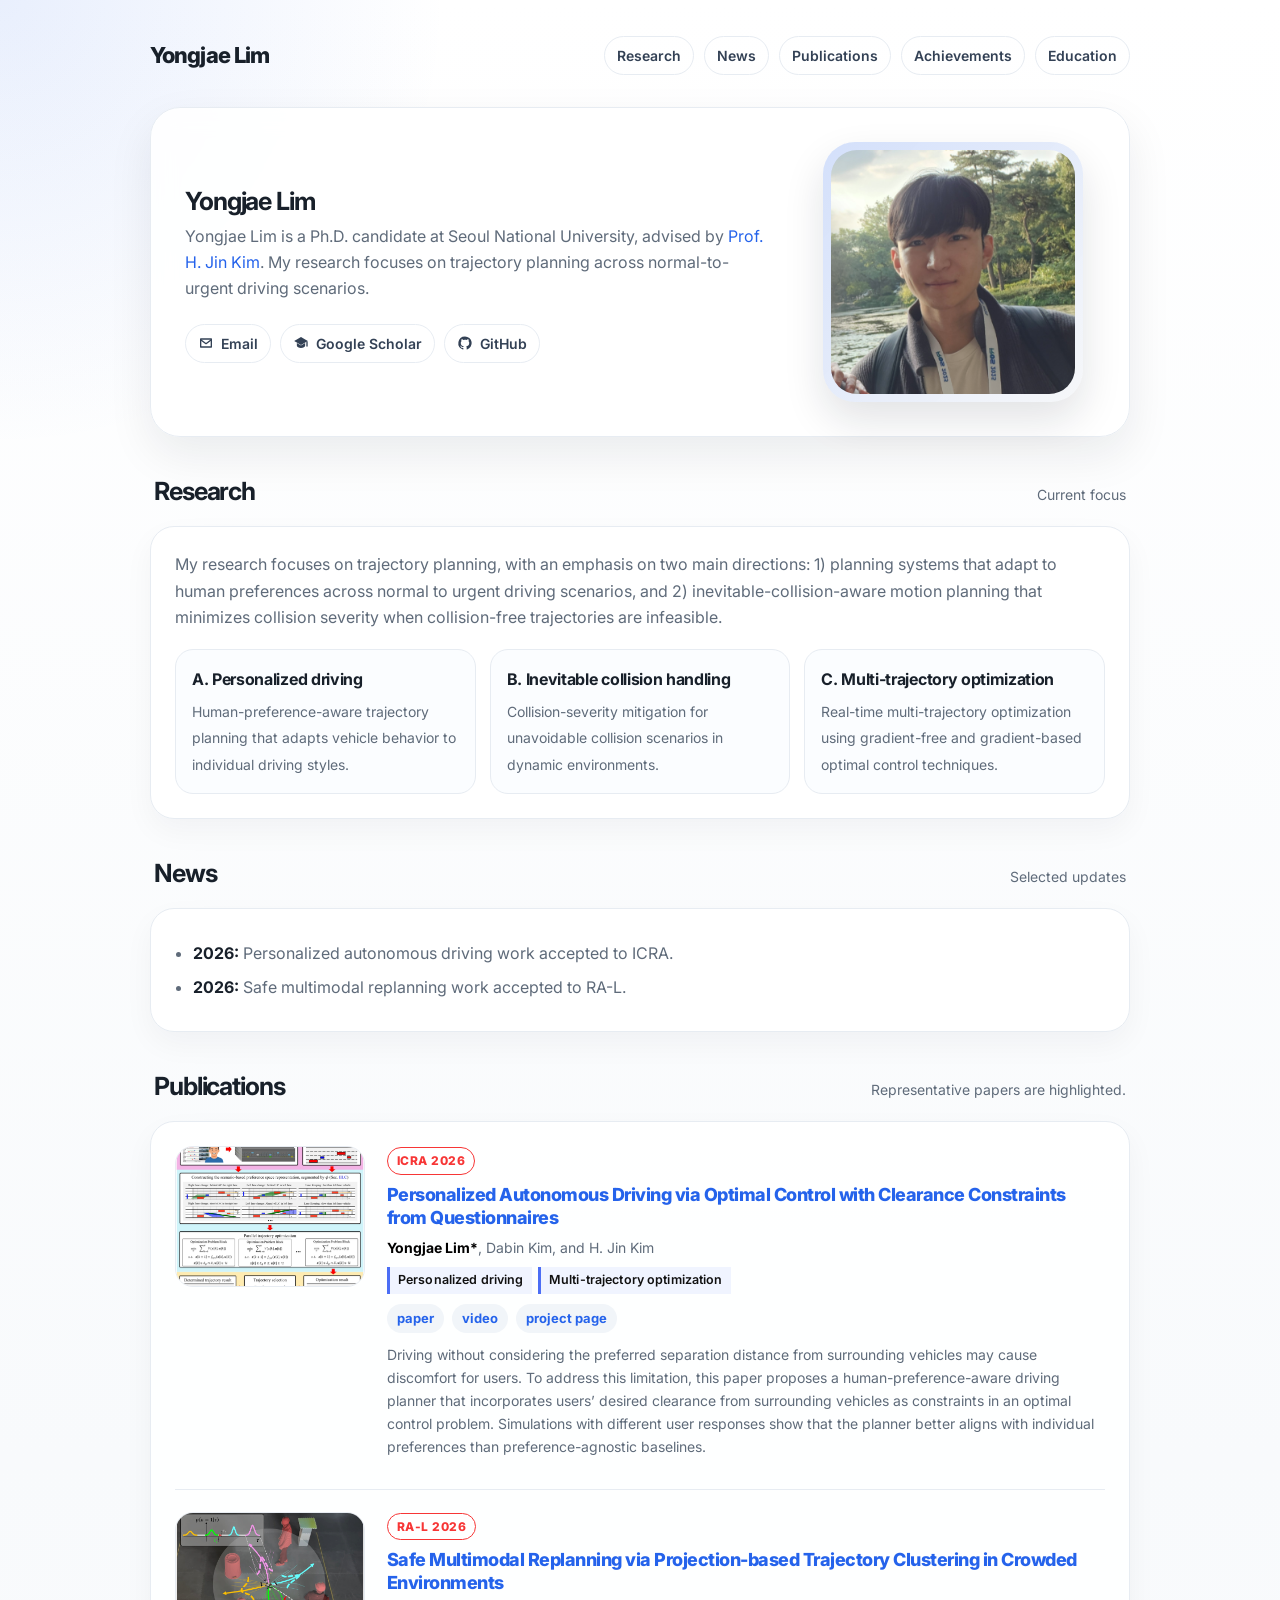
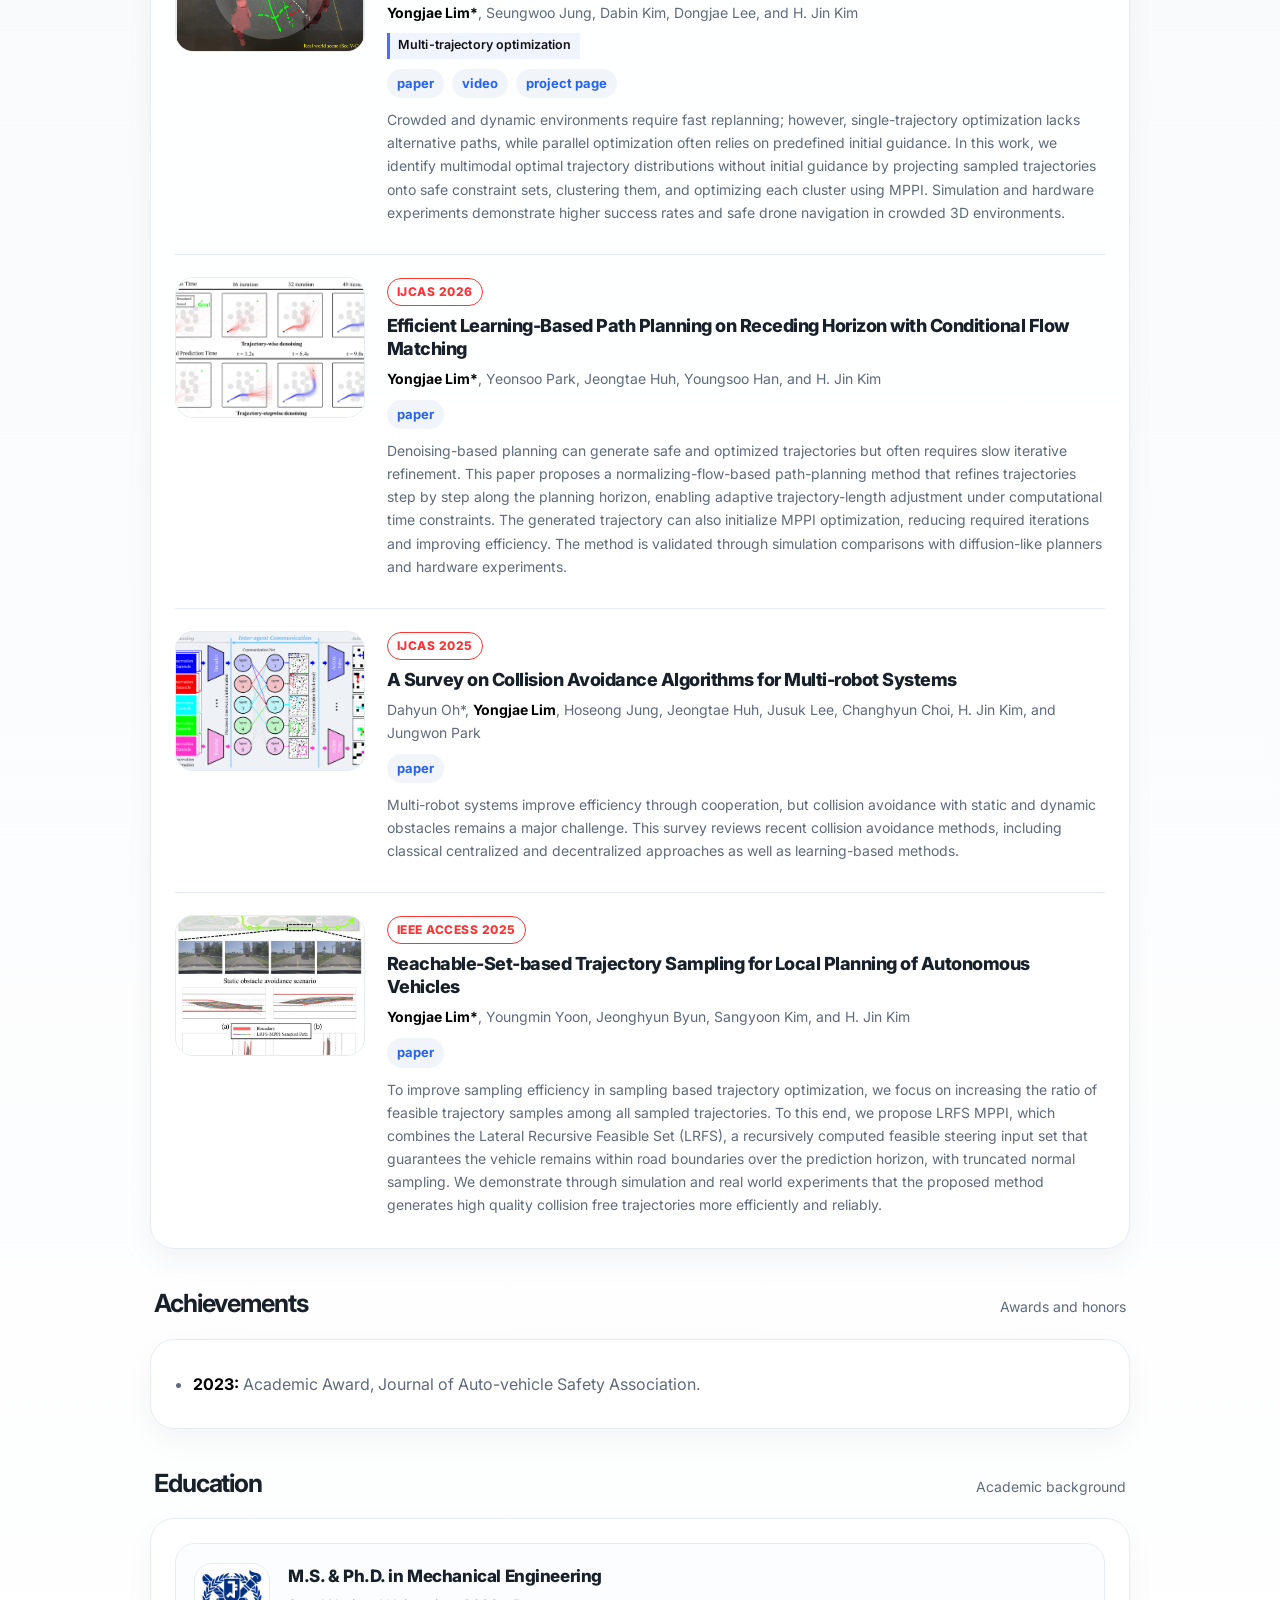
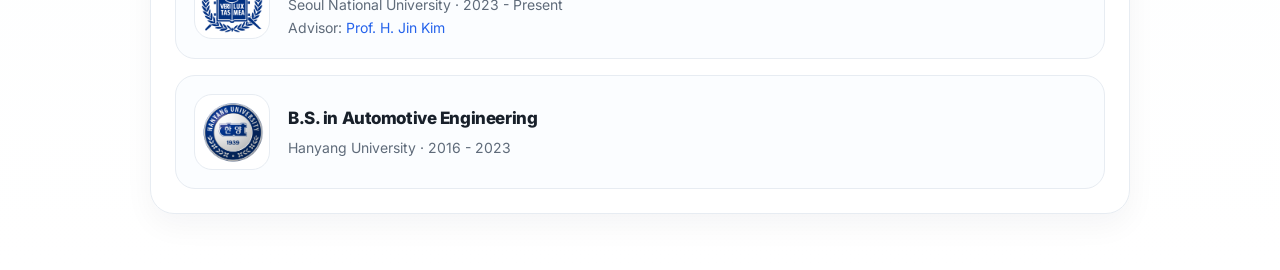
<file: index.html>
<!DOCTYPE html>
<html lang="en">
<head>
  <meta name="google-site-verification" content="epuoKUcNnvgdh9SwLuCpiE8ivk4a4sDwdlNJkR9JsUs" />
  <meta name="description" content="Yongjae Lim (임용재) - Ph.D. Candidate at Seoul National University. Researching robotics and autonomous driving trajectory planning." />
  <meta name="keywords" content="Yongjae Lim, yongjaelim, 임용재, Yongjae Lim SNU, yjlim97, Robotics Researcher, Trajectory planning, Autonomous Driving" />
  <meta charset="UTF-8" />
  <meta name="viewport" content="width=device-width, initial-scale=1" />
  <meta name="author" content="Yongjae Lim" />
  <link rel="canonical" href="https://yjlim97.github.io/" />
  <title>Yongjae Lim</title>
   <script type="application/ld+json">
  {
    "@context": "https://schema.org",
    "@type": "Person",
    "name": "Yongjae Lim",
    "alternateName": ["yongjaelim", "yjlim97", "임용재"],
    "givenName": "Yongjae",
    "familyName": "Lim",
    "url": "https://yjlim97.github.io/",   
    "sameAs": [
      "https://github.com/yjlim97",
      "https://scholar.google.com/citations?user=S1p-KXMAAAAJ",
      "https://orcid.org/0009-0000-0881-0268",
      "https://www.linkedin.com/in/yjlim97/"
    ],
    "jobTitle": "Robotics Researcher",
    "knowsAbout": [
      "Robotics",
      "Autonomous Driving",
      "Personalized Driving",
      "Inevitable collision handling",
      "Trajectory optimization",
      "Optimal Control",
      "Safe Planning",
      "Embodied AI"
    ],
    "affiliation": {
      "@type": "Organization",
      "name": "Seoul National University"
    }
  }
  </script>

  <link rel="preconnect" href="https://fonts.googleapis.com">
  <link rel="preconnect" href="https://fonts.gstatic.com" crossorigin>
  <link href="https://fonts.googleapis.com/css2?family=Inter:wght@400;500;600;700;800&display=swap" rel="stylesheet">

  <!-- Global site tag (gtag.js) - Google Analytics -->
  <script async src="https://www.googletagmanager.com/gtag/js?id=G-8NR5DNFH8L"></script>
  <script>
    window.dataLayer = window.dataLayer || [];
    function gtag(){dataLayer.push(arguments);}
    gtag('js', new Date());
    gtag('config', 'G-8NR5DNFH8L');
  </script>

  <style>
    :root {
      --bg: #f8fafc;
      --card: #ffffff;
      --ink: #18202a;
      --muted: #5f6b7a;
      --line: #e7ecf2;
      --soft: #eef5ff;
      --accent: #2563eb;
      --accent-dark: #1d4ed8;
      --shadow: 0 18px 45px rgba(15, 23, 42, 0.08);
      --radius: 24px;
      --max-width: 980px;
    }

    * { box-sizing: border-box; }

    html { scroll-behavior: smooth; }

    body {
      margin: 0;
      font-family: Inter, -apple-system, BlinkMacSystemFont, "Segoe UI", sans-serif;
      color: var(--ink);
      background:
        radial-gradient(circle at top left, rgba(37, 99, 235, 0.10), transparent 28rem),
        linear-gradient(180deg, #ffffff 0%, var(--bg) 42%, #ffffff 100%);
      line-height: 1.65;
    }

    a {
      color: var(--accent);
      text-decoration: none;
      transition: color 0.18s ease, background 0.18s ease, transform 0.18s ease;
    }

    a:hover { color: var(--accent-dark); }

    .page {
      width: min(var(--max-width), calc(100% - 36px));
      margin: 0 auto;
      padding: 36px 0 56px;
    }

    .nav {
      display: flex;
      align-items: center;
      justify-content: space-between;
      gap: 20px;
      margin-bottom: 32px;
    }

    .brand {
      font-weight: 800;
      letter-spacing: -0.04em;
      font-size: 22px;
      color: var(--ink);
    }

    .nav-links {
      display: flex;
      gap: 10px;
      flex-wrap: wrap;
      justify-content: flex-end;
    }

    .nav-links a,
    .pill-link {
      display: inline-flex;
      align-items: center;
      justify-content: center;
      padding: 7px 12px;
      border: 1px solid var(--line);
      border-radius: 999px;
      color: #334155;
      background: rgba(255, 255, 255, 0.72);
      font-size: 14px;
      font-weight: 600;
    }

    .nav-links a:hover,
    .pill-link:hover {
      background: var(--soft);
      border-color: rgba(37, 99, 235, 0.20);
      color: var(--accent-dark);
      transform: translateY(-1px);
    }

    .pill-link svg {
      width: 16px;
      height: 16px;
      margin-right: 7px;
      flex: 0 0 auto;
      fill: currentColor;
    }

    .pill-link .icon-stroke {
      fill: none;
      stroke: currentColor;
      stroke-width: 2;
      stroke-linecap: round;
      stroke-linejoin: round;
    }

    .hero {
      display: grid;
      grid-template-columns: 1.35fr 0.65fr;
      gap: 34px;
      align-items: center;
      padding: 34px;
      background: rgba(255, 255, 255, 0.88);
      border: 1px solid var(--line);
      border-radius: calc(var(--radius) + 6px);
      box-shadow: var(--shadow);
      backdrop-filter: blur(12px);
    }

    .eyebrow {
      display: inline-flex;
      align-items: center;
      gap: 8px;
      margin-bottom: 12px;
      color: var(--accent-dark);
      font-weight: 800;
      font-size: 13px;
      text-transform: uppercase;
      letter-spacing: 0.08em;
    }

    .eyebrow::before {
      content: "";
      width: 9px;
      height: 9px;
      border-radius: 999px;
      background: var(--accent);
      box-shadow: 0 0 0 5px rgba(37, 99, 235, 0.12);
    }

    h1 {
      margin: 0;
      font-size: clamp(38px, 7vw, 64px);
      line-height: 0.95;
      letter-spacing: -0.07em;
    }

    .tagline {
      margin: 18px 0 18px;
      font-size: clamp(19px, 3vw, 28px);
      line-height: 1.25;
      letter-spacing: -0.035em;
      font-weight: 800;
      color: #202a36;
    }

    .bio {
      margin: 0;
      max-width: 680px;
      color: var(--muted);
      font-size: 16px;
    }

    .link-row {
      display: flex;
      gap: 9px;
      flex-wrap: wrap;
      margin-top: 22px;
    }

    .profile-wrap {
      justify-self: center;
      width: min(260px, 100%);
      aspect-ratio: 1 / 1;
      padding: 8px;
      border-radius: 32px;
      background: linear-gradient(135deg, rgba(37, 99, 235, 0.20), rgba(148, 163, 184, 0.08));
      box-shadow: 0 18px 40px rgba(15, 23, 42, 0.12);
    }

    .profile-wrap img {
      width: 100%;
      height: 100%;
      display: block;
      object-fit: cover;
      border-radius: 26px;
      filter: saturate(1.03) contrast(1.02);
    }

    section { margin-top: 34px; }

    .section-head {
      display: flex;
      align-items: baseline;
      justify-content: space-between;
      gap: 20px;
      margin-bottom: 14px;
      padding: 0 4px;
    }

    h2 {
      margin: 0;
      font-size: 25px;
      letter-spacing: -0.045em;
    }

    .section-note {
      color: var(--muted);
      font-size: 14px;
      margin: 0;
    }

    .card {
      background: rgba(255, 255, 255, 0.92);
      border: 1px solid var(--line);
      border-radius: var(--radius);
      padding: 24px;
      box-shadow: 0 12px 30px rgba(15, 23, 42, 0.045);
    }

    .research-grid {
      display: grid;
      grid-template-columns: repeat(3, 1fr);
      gap: 14px;
      margin-top: 18px;
    }

    .topic {
      padding: 16px;
      border: 1px solid var(--line);
      border-radius: 18px;
      background: #fbfdff;
    }

    .topic strong {
      display: block;
      margin-bottom: 6px;
      letter-spacing: -0.02em;
    }

    .topic span {
      color: var(--muted);
      font-size: 14px;
    }

    .news-list {
      margin: 0;
      padding-left: 1.15rem;
      color: var(--muted);
    }

    .news-list li { margin: 7px 0; }
    .news-list strong { color: var(--ink); }

    .paper {
      display: grid;
      grid-template-columns: 190px 1fr;
      gap: 22px;
      padding: 22px 0;
      border-bottom: 1px solid var(--line);
    }

    .paper:first-child { padding-top: 0; }
    .paper:last-child { border-bottom: 0; padding-bottom: 0; }

    .paper-media {
      width: 100%;
      aspect-ratio: 1.35 / 1;
      border-radius: 18px;
      overflow: hidden;
      background: #eef2f7;
      border: 1px solid var(--line);
    }

    .paper-media img {
      width: 100%;
      height: 100%;
      object-fit: cover;
      display: block;
    }

    .venue {
      display: inline-flex;
      align-items: center;
      padding: 3px 9px;
      margin-bottom: 8px;
      border-radius: 999px;
      background: #ffffff;
      color: #f73636;
      border: 1px solid #f73636;
      font-size: 12px;
      font-weight: 800;
      letter-spacing: 0.04em;
      text-transform: uppercase;
    }

    .papertitle {
      display: block;
      color: var(--ink);
      font-size: 18px;
      font-weight: 800;
      line-height: 1.28;
      letter-spacing: -0.028em;
      margin-bottom: 7px;
    }


    .paper a .papertitle {
      color: var(--accent);
    }

    .paper a:hover .papertitle {
      color: var(--accent-dark);
    }

    .authors,
    .description,
    .meta {
      margin: 0 0 8px;
      color: var(--muted);
      font-size: 14px;
    }

    .description { margin-top: 10px; }

    p.authors strong {
      color: #000000;
      font-weight: 700;
    }

    .paper-links {
      display: flex;
      flex-wrap: wrap;
      gap: 8px;
      margin-top: 10px;
    }

    .paper-links a {
      padding: 4px 10px;
      border-radius: 999px;
      background: #f1f5f9;
      color: #2563eb;
      font-size: 13px;
      font-weight: 700;
    }

    .paper-links a:hover { background: var(--soft); color: var(--accent-dark); }

    .two-col {
      display: grid;
      grid-template-columns: 1fr 1fr;
      gap: 18px;
    }

    .entry {
      margin: 0;
      color: var(--muted);
    }

    .entry strong {
      display: block;
      color: #000000;
      font-size: 16px;
      margin-bottom: 3px;
    }


    .education-list {
      display: grid;
      gap: 16px;
    }

    .education-item {
      display: grid;
      grid-template-columns: 76px 1fr;
      gap: 18px;
      align-items: center;
      padding: 18px;
      border: 1px solid var(--line);
      border-radius: 20px;
      background: #fbfdff;
    }

    .school-logo {
      width: 76px;
      height: 76px;
      display: flex;
      align-items: center;
      justify-content: center;
      border-radius: 18px;
      background: #ffffff;
      border: 1px solid var(--line);
      overflow: hidden;
    }

    .school-logo img {
      width: 64px;
      height: 64px;
      object-fit: contain;
      display: block;
    }

    .education-degree {
      margin: 0 0 3px;
      color: var(--ink);
      font-weight: 800;
      font-size: 17px;
      letter-spacing: -0.025em;
    }

    .education-meta,
    .education-advisor {
      margin: 0;
      color: var(--muted);
      font-size: 14px;
    }

    .achievement-list {
      margin: 0;
      padding-left: 1.15rem;
      color: var(--muted);
    }

    .achievement-list li { margin: 7px 0; }
    .achievement-list strong { color: #000000; }


    footer {
      margin-top: 36px;
      color: var(--muted);
      text-align: right;
      font-size: 12px;
    }

    .keywords {
    display: flex;
    gap: 0.4rem;
    margin: 0.4rem 0 0.55rem;
    flex-wrap: wrap;
    }

    .keyword {
    display: inline-flex;
    align-items: center;
    padding: 0.18rem 0.5rem;
    border-left: 3px solid #4c6ef5;
    background: rgba(76, 110, 245, 0.08);
    color: #111;
    font-size: 0.78rem;
    font-weight: 600;
    letter-spacing: 0.01em;
    }


    @media (max-width: 760px) {
      .page { width: min(100% - 24px, var(--max-width)); padding-top: 22px; }
      .nav { align-items: flex-start; flex-direction: column; }
      .nav-links { justify-content: flex-start; }
      .hero { grid-template-columns: 1fr; padding: 24px; }
      .profile-wrap { order: -1; width: 210px; justify-self: start; }
      .research-grid, .two-col { grid-template-columns: 1fr; }
      .education-item { grid-template-columns: 60px 1fr; gap: 14px; padding: 15px; }
      .school-logo { width: 60px; height: 60px; border-radius: 15px; }
      .school-logo img { width: 50px; height: 50px; }
      .paper { grid-template-columns: 1fr; gap: 14px; }
      .paper-media { max-width: 320px; }
      footer { text-align: left; }
    }
  </style>
</head>

<body>
  <main class="page">
    <nav class="nav" aria-label="Primary navigation">
      <a class="brand" href="#top">Yongjae Lim</a>
      <div class="nav-links">
        <a href="#research">Research</a>
        <a href="#news">News</a>
        <a href="#publications">Publications</a>
        <a href="#achievements">Achievements</a>
        <a href="#education">Education</a>
      </div>
    </nav>

    <header class="hero" id="top">
      <div>
        <!-- <div class="eyebrow">Autonomous Driving · Motion Planning · Human Preference</div> -->
        <h2>Yongjae Lim</h2>
        <p class="bio">
          Yongjae Lim is a Ph.D. candidate at Seoul National University, advised by
          <a href="https://larr.snu.ac.kr/">Prof. H. Jin Kim</a>. 
          My research focuses on trajectory planning across normal-to-urgent driving scenarios.
        </p>
        <div class="link-row" aria-label="Contact and profile links">
          <a class="pill-link" href="mailto:yongjae.lim@snu.ac.kr" aria-label="Email Yongjae Lim">
            <svg viewBox="0 0 24 24" aria-hidden="true">
              <path class="icon-stroke" d="M4 6h16v12H4z"></path>
              <path class="icon-stroke" d="m4 7 8 6 8-6"></path>
            </svg>
            Email
          </a>
          <a class="pill-link" href="https://scholar.google.com/citations?user=S1p-KXMAAAAJ&hl=ko&oi=ao" aria-label="Google Scholar profile">
            <svg viewBox="0 0 24 24" aria-hidden="true">
              <path d="M12 3 1.8 9 12 15l10.2-6L12 3z"></path>
              <path d="M5.8 12.1v4.2c0 1.6 2.8 3.2 6.2 3.2s6.2-1.6 6.2-3.2v-4.2L12 15.8l-6.2-3.7z"></path>
              <path class="icon-stroke" d="M21 10.2v6.3"></path>
            </svg>
            Google Scholar
          </a>
          <a class="pill-link" href="https://github.com/yjlim97/" aria-label="GitHub profile">
            <svg viewBox="0 0 24 24" aria-hidden="true">
              <path d="M12 2.2a10 10 0 0 0-3.16 19.49c.5.09.68-.22.68-.48v-1.7c-2.77.6-3.36-1.18-3.36-1.18-.45-1.15-1.1-1.45-1.1-1.45-.9-.62.07-.61.07-.61 1 .07 1.53 1.03 1.53 1.03.89 1.52 2.34 1.08 2.91.83.09-.65.35-1.08.63-1.33-2.21-.25-4.54-1.1-4.54-4.92 0-1.09.39-1.98 1.03-2.68-.1-.25-.45-1.27.1-2.65 0 0 .84-.27 2.75 1.02A9.5 9.5 0 0 1 12 7.26c.85 0 1.7.11 2.5.33 1.9-1.29 2.74-1.02 2.74-1.02.55 1.38.2 2.4.1 2.65.64.7 1.03 1.59 1.03 2.68 0 3.83-2.33 4.67-4.55 4.92.36.31.68.92.68 1.86v2.53c0 .27.18.58.69.48A10 10 0 0 0 12 2.2z"></path>
            </svg>
            GitHub
          </a>
          <!-- <a class="pill-link" href="https://linkedin.com/in/yjlim97">LinkedIn</a> -->
        </div>
      </div>
      <a class="profile-wrap" href="images/yjlim97.png" aria-label="Open profile photo">
        <img src="images/yjlim97.png" alt="Profile photo of Yongjae Lim" />
      </a>
    </header>

    <section id="research">
      <div class="section-head">
        <h2>Research</h2>
        <p class="section-note">Current focus</p>
      </div>
      <div class="card">
        <p class="entry">
          My research focuses on trajectory planning, with an emphasis on two main directions: 1) planning systems that adapt to human preferences across normal to urgent driving scenarios, 
          and 2) inevitable-collision-aware motion planning that minimizes collision severity when collision-free trajectories are infeasible.
        </p>
        <div class="research-grid">
          <div class="topic">
            <strong>A. Personalized driving</strong>
            <span>
              Human-preference-aware trajectory planning that adapts vehicle behavior to individual driving styles.
            </span>
          </div>

          <div class="topic">
            <strong>B. Inevitable collision handling</strong>
            <span>
              Collision-severity mitigation for unavoidable collision scenarios in dynamic environments.
            </span>
          </div>

          <div class="topic">
            <strong>C. Multi-trajectory optimization</strong>
            <span>
              Real-time multi-trajectory optimization using gradient-free and gradient-based optimal control techniques.
            </span>
          </div>
        </div>
      </div>
    </section>

    <section id="news">
      <div class="section-head">
        <h2>News</h2>
        <p class="section-note">Selected updates</p>
      </div>
      <div class="card">
        <ul class="news-list">
          <li><strong>2026:</strong> Personalized autonomous driving work accepted to ICRA.</li>
          <li><strong>2026:</strong> Safe multimodal replanning work accepted to RA-L.</li>
        </ul>
      </div>
    </section>

    <section id="publications">
      <div class="section-head">
        <h2>Publications</h2>
        <p class="section-note">Representative papers are highlighted.</p>
      </div>
      <div class="card">
        <article class="paper">
          <a class="paper-media" href="https://yjlim97.github.io/ICRA_2026/">
            <img src="images/Lim2026personalized.jpg" alt="Personalized autonomous driving teaser" />
          </a>
          <div>
            <span class="venue">ICRA 2026</span>
            <a href="https://yjlim97.github.io/ICRA_2026/"><span class="papertitle">Personalized Autonomous Driving via Optimal Control with Clearance Constraints from Questionnaires</span></a>
            <p class="authors"><strong>Yongjae Lim*</strong>, Dabin Kim, and H. Jin Kim</p>
            
            <p class="keywords"> <span class="keyword">Personalized driving</span> <span class="keyword">Multi-trajectory optimization</span> </p>

            <div class="paper-links">
              <a href="https://arxiv.org/abs/2602.08326">paper</a>
              <a href="https://www.youtube.com/watch?v=Er0mzk02wtc">video</a>
              <a href="https://yjlim97.github.io/ICRA_2026/">project page</a>
            </div>
            <p class="description">
              Driving without considering the preferred separation distance from surrounding vehicles may cause discomfort for users.
            To address this limitation, this paper proposes a human-preference-aware driving planner that incorporates users’ desired clearance from surrounding vehicles as constraints in an optimal control problem. 
            Simulations with different user responses show that the planner better aligns with individual preferences than preference-agnostic baselines.
            </p>
            </div>
        </article>

        <article class="paper">
          <a class="paper-media" href="https://yjlim97.github.io/RAL_2026/">
            <img src="images/Lim2026safe.jpg" alt="Safe multimodal replanning teaser" />
          </a>
          <div>
            <span class="venue">RA-L 2026</span>
            <a href="https://yjlim97.github.io/RAL_2026/"><span class="papertitle">Safe Multimodal Replanning via Projection-based Trajectory Clustering in Crowded Environments</span></a>
            <p class="authors"><strong>Yongjae Lim*</strong>, Seungwoo Jung, Dabin Kim, Dongjae Lee, and H. Jin Kim</p>

            <p class="keywords"> <span class="keyword">Multi-trajectory optimization</span> </p>

            <div class="paper-links">
              <a href="https://ieeexplore.ieee.org/document/11359671">paper</a>
              <a href="https://www.youtube.com/watch?v=q97SMjJk61Q&t=5s">video</a>
              <a href="https://yjlim97.github.io/RAL_2026/">project page</a>
            </div>
            <p class="description">
              Crowded and dynamic environments require fast replanning; however, single-trajectory optimization lacks alternative paths, while parallel optimization often relies on predefined initial guidance. 
            In this work, we identify multimodal optimal trajectory distributions without initial guidance by projecting sampled trajectories onto safe constraint sets, clustering them, and optimizing each cluster using MPPI.
            Simulation and hardware experiments demonstrate higher success rates and safe drone navigation in crowded 3D environments.
          </p>
            </div>
        </article>

        <article class="paper">
          <div class="paper-media">
            <img src="images/Lim2026efficient.png" alt="Conditional flow matching path planning teaser" />
          </div>
          <div>
            <span class="venue">IJCAS 2026</span>
            <span class="papertitle">Efficient Learning-Based Path Planning on Receding Horizon with Conditional Flow Matching</span>
            <p class="authors"><strong>Yongjae Lim*</strong>, Yeonsoo Park, Jeongtae Huh, Youngsoo Han, and H. Jin Kim</p>
            <div class="paper-links">
              <a href="https://link.springer.com/article/10.1007/s12555-026-00038-1">paper</a>
            </div>
            <p class="description">
            Denoising-based planning can generate safe and optimized trajectories but often requires slow iterative refinement. 
            This paper proposes a normalizing-flow-based path-planning method that refines trajectories step by step along the planning horizon, enabling adaptive trajectory-length adjustment under computational time constraints. 
            The generated trajectory can also initialize MPPI optimization, reducing required iterations and improving efficiency. 
            The method is validated through simulation comparisons with diffusion-like planners and hardware experiments.
            </p>
            </div>
        </article>

        <article class="paper">
          <div class="paper-media">
            <img src="images/MARL_survey.png" alt="Multi-robot collision avoidance survey teaser" />
          </div>
          <div>
            <span class="venue">IJCAS 2025</span>
            <span class="papertitle">A Survey on Collision Avoidance Algorithms for Multi-robot Systems</span>
            <p class="authors">Dahyun Oh*, <strong>Yongjae Lim</strong>, Hoseong Jung, Jeongtae Huh, Jusuk Lee, Changhyun Choi, H. Jin Kim, and Jungwon Park</p>
            <div class="paper-links">
              <a href="https://link.springer.com/article/10.1007/s12555-024-1104-9">paper</a>
            </div>
            <p class="description">Multi-robot systems improve efficiency through cooperation, but collision avoidance with static and dynamic obstacles remains a major challenge. 
            This survey reviews recent collision avoidance methods, including classical centralized and decentralized approaches as well as learning-based methods.</p>
          </div>
        </article>

        <article class="paper">
          <div class="paper-media">
            <img src="images/LRFS.jpg" alt="Reachable-set-based trajectory sampling teaser" />
          </div>
          <div>
            <span class="venue">IEEE Access 2025</span>
            <span class="papertitle">Reachable-Set-based Trajectory Sampling for Local Planning of Autonomous Vehicles</span>
            <p class="authors"><strong>Yongjae Lim*</strong>, Youngmin Yoon, Jeonghyun Byun, Sangyoon Kim, and H. Jin Kim</p>
            <div class="paper-links">
              <a href="https://ieeexplore.ieee.org/document/11269689">paper</a>
            </div>
            <p class="description">To improve sampling efficiency in sampling based trajectory optimization, we focus on increasing the ratio of feasible trajectory samples among all sampled trajectories. 
            To this end, we propose LRFS MPPI, which combines the Lateral Recursive Feasible Set (LRFS), a recursively computed feasible steering input set that guarantees the vehicle remains within road boundaries over the prediction horizon, with truncated normal sampling. 
            We demonstrate through simulation and real world experiments that the proposed method generates high quality collision free trajectories more efficiently and reliably.</p>
          </div>
        </article>
      </div>
    </section>



    <section id="achievements">
      <div class="section-head">
        <h2>Achievements</h2>
        <p class="section-note">Awards and honors</p>
      </div>
      <div class="card">
        <ul class="achievement-list">
          <li><strong>2023:</strong> Academic Award, Journal of Auto-vehicle Safety Association.</li>
        </ul>
      </div>
    </section>



    <section id="education">
      <div class="section-head">
        <h2>Education</h2>
        <p class="section-note">Academic background</p>
      </div>
      <div class="card">
        <div class="education-list">
          <div class="education-item">
            <div class="school-logo">
              <img src="images/snu_logo.png" alt="Seoul National University logo" />
            </div>
            <div>
              <p class="education-degree">M.S. &amp; Ph.D. in Mechanical Engineering</p>
              <p class="education-meta">Seoul National University · 2023 - Present</p>
              <p class="education-advisor">Advisor: <a href="https://larr.snu.ac.kr/">Prof. H. Jin Kim</a></p>
            </div>
          </div>

          <div class="education-item">
            <div class="school-logo">
              <img src="images/hanyang_logo.png" alt="Hanyang University logo" />
            </div>
            <div>
              <p class="education-degree">B.S. in Automotive Engineering</p>
              <p class="education-meta">Hanyang University · 2016 - 2023</p>
            </div>
          </div>
        </div>
      </div>
    </section>

    <!-- <footer>
      Design refreshed in the style of a modern academic portfolio. Original template credit: <a href="https://github.com/jonbarron/jonbarron_website">Jon Barron's website</a>.
    </footer> -->
  </main>
</body>
</html>
</file>
